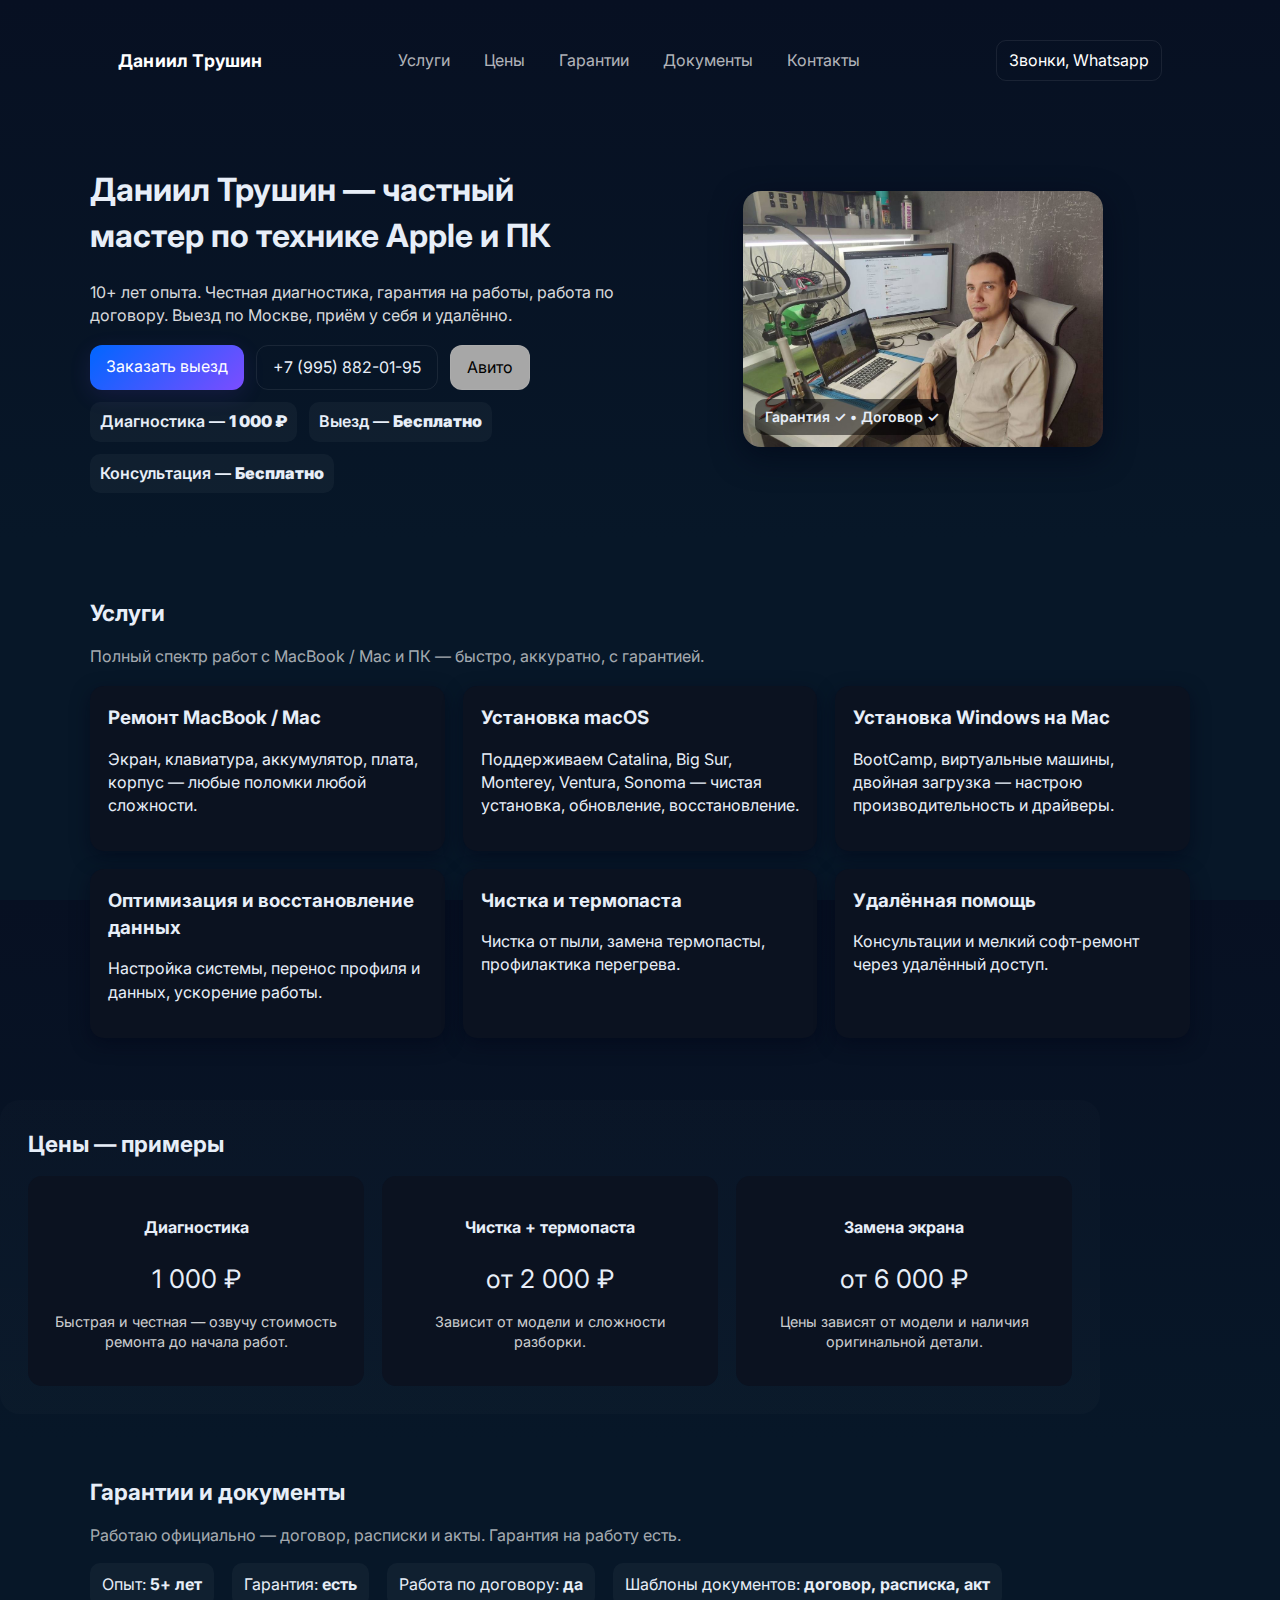
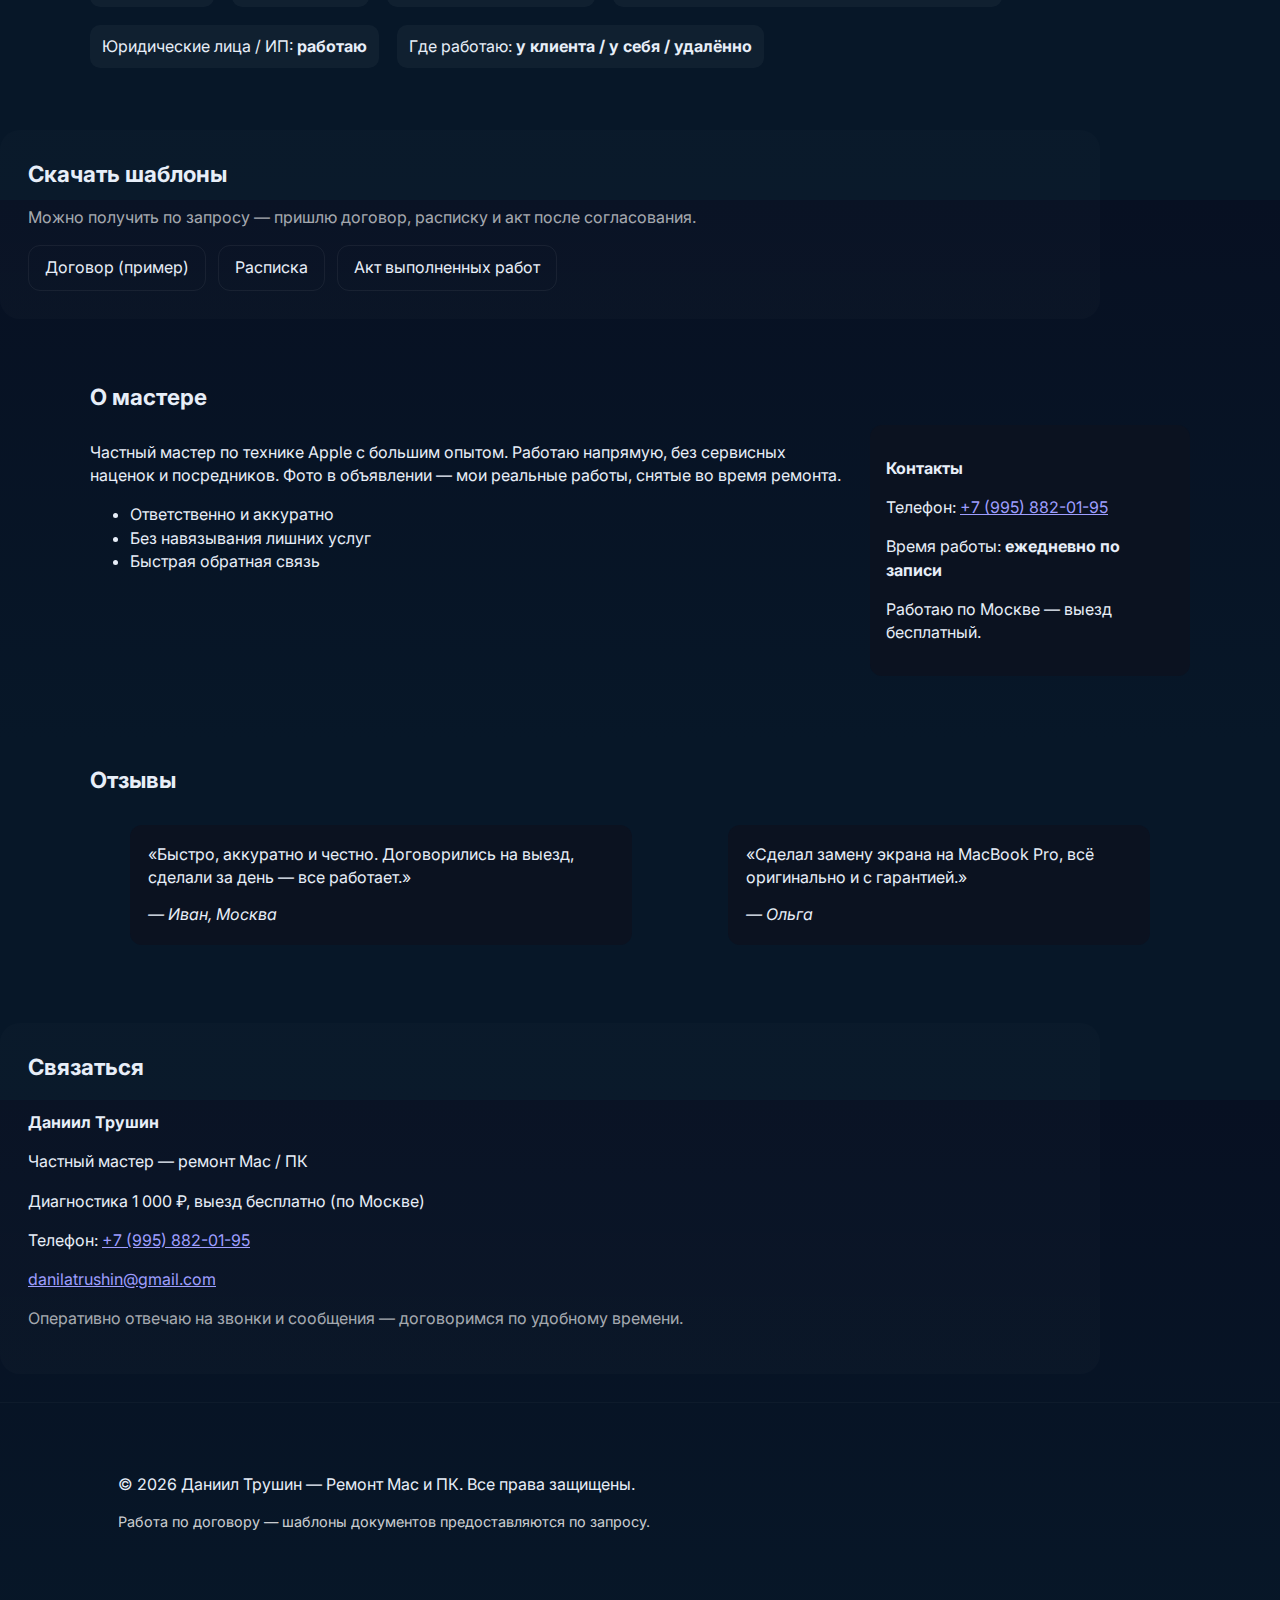
<file: index.html>
<!doctype html>
<html lang="ru">
<head>
  <meta charset="utf-8" />
  <meta name="viewport" content="width=device-width,initial-scale=1" />
 
  <link href="https://fonts.googleapis.com/css2?family=Inter:wght@400;600;700&display=swap" rel="stylesheet">
  <link rel="stylesheet" href="style.css">


  <meta name="keywords" content="
ремонт Apple на дому,
выездной мастер по Apple,
ремонт техники Apple дома,
диагностика Apple на месте,
ремонт iPhone на дому,
ремонт iPad на месте,
ремонт MacBook на дому,
ремонт Mac на выезде,
ремонт ПК дома,
ремонт ноутбуков на дому,
ремонт мониторов дома,
сервис Apple выезд,
мастер по ремонту Apple рядом,
ремонт ПК на дому с гарантией,
диагностика Apple на месте,
замена дисплея iPhone на дому,
замена аккумулятора iPhone на дому,
ремонт клавиатуры MacBook дома,
чистка ноутбука на месте,
замена SSD/HDD в ПК на дому,
обслуживание периферии дома,
восстановление данных у клиента дома,
установка и настройка macOS на месте,
установка Windows на ПК дома,
оригинальные запчасти Apple,
сертифицированные запчасти для Mac,
гарантия на ремонт Apple,
сервисное обслуживание на дому,
ремонт Apple в Москве и МО,
мастер Apple на Выезд в Москве и МО,
ремонт iPhone в доме в Москве и МО,
диагностика Apple на месте в Москве и МО,
ремонт ПК на дому в Москве и МО
">







  <link rel="icon" type="image/png" href="favicons/favicon-96x96.png" sizes="96x96" />
  <link rel="icon" type="image/svg+xml" href="favicons/favicon.svg" />
  <link rel="shortcut icon" href="favicons/favicon.ico" />
  <link rel="apple-touch-icon" sizes="180x180" href="favicons/apple-touch-icon.png" />
  <meta name="apple-mobile-web-app-title" content="PC master" />
  <link rel="manifest" href="favicons/site.webmanifest" />


  <!-- Primary Meta Tags -->
<title>Частный мастер по ремонту техники Apple и ПК | Выезд на дом</title>
<meta name="title" content="Частный мастер по ремонту техники Apple и ПК | Выезд на дом" />
<meta name="description" content="Частный мастер по ремонту техники Apple и ПК с выездом на дом. Быстрая диагностика, починка на месте или в мастерской, оригинальные запчасти и гарантия на работы. Обслуживание: iPhone, iPad, MacBook, Mac, ПК, ноутбуки и периферия." />

<!-- Open Graph / Facebook -->
<meta property="og:type" content="website" />
<meta property="og:url" content="https://massterpc.github.io/" />
<meta property="og:title" content="Частный мастер по ремонту техники Apple и ПК | Выезд на дом" />
<meta property="og:description" content="Частный мастер по ремонту техники Apple и ПК с выездом на дом. Быстрая диагностика, починка на месте или в мастерской, оригинальные запчасти и гарантия на работы. Обслуживание: iPhone, iPad, MacBook, Mac, ПК, ноутбуки и периферия." />
<meta property="og:image" content="https://massterpc.github.io/meta.png" />

<!-- X (Twitter) -->
<meta property="twitter:card" content="summary_large_image" />
<meta property="twitter:url" content="https://massterpc.github.io/" />
<meta property="twitter:title" content="Частный мастер по ремонту техники Apple и ПК | Выезд на дом" />
<meta property="twitter:description" content="Частный мастер по ремонту техники Apple и ПК с выездом на дом. Быстрая диагностика, починка на месте или в мастерской, оригинальные запчасти и гарантия на работы. Обслуживание: iPhone, iPad, MacBook, Mac, ПК, ноутбуки и периферия." />
<meta property="twitter:image" content="https://massterpc.github.io/meta.png" />

<!-- Meta Tags Generated with https://metatags.io -->










</head>
<body>
  <header class="site-header">
    <nav class="nav container">
      <a class="logo" href="#">Даниил Трушин</a>
      <button class="nav-toggle" id="navToggle" aria-label="Открыть меню">☰</button>
      <ul class="nav-links" id="navLinks">
        <li><a href="#services">Услуги</a></li>
        <li><a href="#prices">Цены</a></li>
        <li><a href="#guarantee">Гарантии</a></li>
        <li><a href="#docs">Документы</a></li>
        <li><a href="#contacts">Контакты</a></li>
      </ul>
      <a class="call-btn" href="tel:+79958820195">Звонки, Whatsapp</a>
    </nav>

    <section class="hero container" id="home">
      <div class="hero-left">
        <h1>Даниил Трушин — частный мастер по технике Apple и ПК</h1>
        <p class="lead">
          10+ лет опыта. Честная диагностика, гарантия на работы, работа по договору. Выезд по Москве, приём у себя и удалённо.
        </p>
        <div class="hero-cta">
          <a class="btn primary" href="#contacts">Заказать выезд</a>
          <a class="btn ghost" id="whatsBtn" href="#contacts">+7 (995) 882-01-95</a>
          <a class="btn " style="
  color: black;
  background-color: rgb(167, 167, 167);
" href="https://www.avito.ru/user/fc061a1787567095d3f8c89a3a4606bc/profile/all?src=messenger&page_from=from_u2u_messenger&sellerId=fc061a1787567095d3f8c89a3a4606bc">Авито</a>
        </div>

        <ul class="quick-info">
          <li>Диагностика — <strong>1 000 ₽</strong></li>
          <li>Выезд — <strong>Бесплатно</strong></li>
          <li>Консультация — <strong>Бесплатно</strong></li>
        </ul>
      </div>

      <div class="hero-right" aria-hidden="false">
        <!-- Используй своё фото или примеры работ вместо placeholder -->
        <div class="hero-card">
          <img src="main.jpg" alt="Ремонт ноутбука — фото работ">
          <div class="badge">Гарантия ✓ • Договор ✓</div>
        </div>
      </div>
    </section>
  </header>

  <main>
    <section id="services" class="section container">
      <h2>Услуги</h2>
      <p class="muted">Полный спектр работ с MacBook / Mac и ПК — быстро, аккуратно, с гарантией.</p>

      <div class="services-grid">
        <article class="service">
          <h3>Ремонт MacBook / Mac</h3>
          <p>Экран, клавиатура, аккумулятор, плата, корпус — любые поломки любой сложности.</p>
        </article>

        <article class="service">
          <h3>Установка macOS</h3>
          <p>Поддерживаем Catalina, Big Sur, Monterey, Ventura, Sonoma — чистая установка, обновление, восстановление.</p>
        </article>

        <article class="service">
          <h3>Установка Windows на Mac</h3>
          <p>BootCamp, виртуальные машины, двойная загрузка — настрою производительность и драйверы.</p>
        </article>

        <article class="service">
          <h3>Оптимизация и восстановление данных</h3>
          <p>Настройка системы, перенос профиля и данных, ускорение работы.</p>
        </article>

        <article class="service">
          <h3>Чистка и термопаста</h3>
          <p>Чистка от пыли, замена термопасты, профилактика перегрева.</p>
        </article>

        <article class="service">
          <h3>Удалённая помощь</h3>
          <p>Консультации и мелкий софт-ремонт через удалённый доступ.</p>
        </article>
      </div>
    </section>

    <section id="prices" class="section alt container">
      <h2>Цены — примеры</h2>
      <div class="price-grid">
        <div class="price-card">
          <h4>Диагностика</h4>
          <p class="price">1 000 ₽</p>
          <p class="small">Быстрая и честная — озвучу стоимость ремонта до начала работ.</p>
        </div>
        <div class="price-card">
          <h4>Чистка + термопаста</h4>
          <p class="price">от 2 000 ₽</p>
          <p class="small">Зависит от модели и сложности разборки.</p>
        </div>
        <div class="price-card">
          <h4>Замена экрана</h4>
          <p class="price">от 6 000 ₽</p>
          <p class="small">Цены зависят от модели и наличия оригинальной детали.</p>
        </div>
      </div>
    </section>

    <section id="guarantee" class="section container">
      <h2>Гарантии и документы</h2>
      <p class="muted">Работаю официально — договор, расписки и акты. Гарантия на работу есть.</p>

      <ul class="features">
        <li>Опыт: <strong>5+ лет</strong></li>
        <li>Гарантия: <strong>есть</strong></li>
        <li>Работа по договору: <strong>да</strong></li>
        <li>Шаблоны документов: <strong>договор, расписка, акт</strong></li>
        <li>Юридические лица / ИП: <strong>работаю</strong></li>
        <li>Где работаю: <strong>у клиента / у себя / удалённо</strong></li>
      </ul>
    </section>

    <section id="docs" class="section alt container">
      <h2>Скачать шаблоны</h2>
      <p class="muted">Можно получить по запросу — пришлю договор, расписку и акт после согласования.</p>
      <div class="doc-buttons">
        <a class="btn" href="service.docx" onclick="alert('Шаблон  успешно скачан')">Договор (пример)</a>
        <a class="btn" href="receipt.docx" onclick="alert('Шаблон  успешно скачан')">Расписка</a>
        <a class="btn" href="act.docx" onclick="alert('Шаблон  успешно скачан')">Акт выполненных работ</a>
      </div>
    </section>

    <section id="about" class="section container">
      <h2>О мастере</h2>
      <div class="about-grid">
        <div>
          <p>Частный мастер по технике Apple с большим опытом. Работаю напрямую, без сервисных наценок и посредников. Фото в объявлении — мои реальные работы, снятые во время ремонта.</p>
          <ul>
            <li>Ответственно и аккуратно</li>
            <li>Без навязывания лишних услуг</li>
            <li>Быстрая обратная связь</li>
          </ul>
        </div>
        <div class="small-card">
          <p><strong>Контакты</strong></p>
          <p>Телефон: <a href="tel:+79958820195">+7 (995) 882-01-95</a></p>
          <p>Время работы: <strong>ежедневно по записи</strong></p>
          <p>Работаю по Москве — выезд бесплатный.</p>
        </div>
      </div>
    </section>

    <section id="testimonials" class="section container">
      <h2>Отзывы</h2>
      <div class="test-grid">
        <blockquote class="test">
          «Быстро, аккуратно и честно. Договорились на выезд, сделали за день — все работает.»
          <cite>— Иван, Москва</cite>
        </blockquote>
        <blockquote class="test">
          «Сделал замену экрана на MacBook Pro, всё оригинально и с гарантией.»
          <cite>— Ольга</cite>
        </blockquote>
      </div>
    </section>

    <section id="contacts" class="section alt container contact-section">
      <h2>Связаться</h2>
      <div class="contact-grid">
       

        <div class="contact-info">
          <p><strong>Даниил Трушин</strong></p>
          <p>Частный мастер — ремонт Mac / ПК</p>
          <p>Диагностика 1 000 ₽, выезд бесплатно (по Москве)</p>
          <p>Телефон: <a href="tel:+79958820195">+7 (995) 882-01-95</a></p>
          <p><a href="mailto:danilatrushin@gmail.com">danilatrushin@gmail.com</a></p>
          <p class="muted">Оперативно отвечаю на звонки и сообщения — договоримся по удобному времени.</p>
        </div>
      </div>
    </section>
  </main>

  <footer class="site-footer">
    <div class="container">
      <p>© <span id="year"></span> Даниил Трушин — Ремонт Mac и ПК. Все права защищены.</p>
      <p class="small muted">Работа по договору — шаблоны документов предоставляются по запросу.</p>
    </div>
  </footer>

  <script src="script.js"></script>
</body>
</html>
</file>
<file: style.css>
:root{
  --bg: #0f1724;
  --card: #0b1220;
  --accent: linear-gradient(135deg,#0066ff 0%, #7c4dff 100%);
  --glass: rgba(255,255,255,0.04);
  --muted: rgba(255,255,255,0.7);
  --radius: 14px;
  --container-width: 1100px;
  --gap: 24px;
  font-family: "Inter",system-ui,-apple-system,"Segoe UI",Roboto,"Helvetica Neue",Arial;
  color-scheme: dark;
}

*{box-sizing:border-box}
html,body{height:100%}
body{
  margin:0;
  background: linear-gradient(180deg,#071022 0%, #071728 60%);
  color:#e7eef8;
  -webkit-font-smoothing:antialiased;
  -moz-osx-font-smoothing:grayscale;
  line-height:1.45;
  font-size:16px;
}

/* container */
.container{
  max-width:var(--container-width);
  margin:0 auto;
  padding:28px;
}

/* header/nav */
.site-header{padding:12px 0 0}
.nav{
  display:flex;
  gap:12px;
  align-items:center;
  justify-content:space-between;
}

.logo{
  font-weight:700;
  letter-spacing:0.2px;
  color: #fff;
  text-decoration:none;
  font-size:1.1rem;
}
.nav-links{
  display:flex;
  gap:18px;
  list-style:none;
  margin:0;
  padding:0;
  align-items:center;
}
.nav-links a{color:var(--muted); text-decoration:none; padding:8px; border-radius:8px}
.nav-links a:hover{color:#fff; background:var(--glass)}
.call-btn{background:transparent; border:1px solid rgba(255,255,255,0.08); padding:8px 12px; border-radius:10px; text-decoration:none; color:#fff}

/* hamburger mobile */
.nav-toggle{display:none; background:none; border:none; font-size:20px; color:#fff}
@media (max-width:900px){
  .nav-links{position:absolute; right:12px; top:64px; background:rgba(3,6,12,0.7); padding:12px; border-radius:12px; flex-direction:column; display:none}
  .nav-toggle{display:block}
  .nav-links.show{display:flex}
}

/* hero */
.hero{display:flex; gap:32px; align-items:center; padding:36px 0 60px}
.hero-left{flex:1}
.hero-right{flex:1; display:flex; justify-content:center}
.lead{color:rgba(255,255,255,0.85); margin-top:8px}
.hero-card{
  width:360px; border-radius:18px; overflow:hidden; box-shadow:0 10px 30px rgba(2,6,23,0.6);
  background:linear-gradient(180deg, rgba(255,255,255,0.03), rgba(255,255,255,0.02));
  position:relative;
}
.hero-card img{display:block; width:100%; height:100%; object-fit:cover}
.badge{position:absolute; left:12px; bottom:12px; background:rgba(0,0,0,0.5); padding:8px 10px; border-radius:10px; font-weight:600; font-size:14px}

/* buttons */
.btn{display:inline-block; text-decoration:none; padding:10px 16px; border-radius:12px; border:1px solid rgba(255,255,255,0.06); background:transparent; color: #e7eef8}
.btn.primary{background:var(--accent); color:white; border:none; box-shadow:0 6px 22px rgba(124,77,255,0.12)}
.btn.ghost{background:transparent; border:1px solid rgba(255,255,255,0.08)}
.hero-cta{margin-top:18px; display:flex; gap:12px}
.quick-info{display:flex; gap:12px; list-style:none; padding:12px 0 0; margin:0; flex-wrap: wrap;}
.quick-info li{background:var(--glass); padding:8px 10px; border-radius:10px; font-weight:600}

/* sections */
.section{padding:44px 0}
.section.alt{background: linear-gradient(180deg, rgba(255,255,255,0.01), rgba(255,255,255,0.015)); border-radius:20px; margin:18px 0; padding:28px}
h2{margin:0 0 12px; font-size:1.4rem}
.muted{color:rgba(255,255,255,0.65)}
.small{font-size:0.9rem; color:rgba(255,255,255,0.8)}

/* services grid */
.services-grid{display:grid; grid-template-columns:repeat(3,1fr); gap:18px; margin-top:18px}
.service{background:var(--card); padding:18px; border-radius:14px; box-shadow:0 6px 18px rgba(2,6,23,0.5)}
.service h3{margin:0 0 8px}
@media (max-width:900px){
  .services-grid{grid-template-columns:repeat(2,1fr)}
}
@media (max-width:600px){
  .hero{flex-direction:column}
  .services-grid{grid-template-columns:1fr}
}

/* prices */
.price-grid{display:flex; gap:18px; margin-top:16px}
.price-card{flex:1; background:var(--card); padding:18px; border-radius:14px; text-align:center}
.price{font-size:1.6rem; margin:8px 0}

/* features */
.features{display:flex; gap:18px; list-style:none; padding:0; margin:12px 0 0; flex-wrap: wrap;}
.features li{background:var(--glass); padding:10px 12px; border-radius:10px}

/* docs */
.doc-buttons{display:flex; gap:12px; flex-wrap: wrap;}

/* about */
.about-grid{display:grid; grid-template-columns:1fr 320px; gap:20px; align-items:start}
.small-card{background:var(--card); padding:16px; border-radius:12px}

/* testimonials */
.test-grid{display:flex; gap:16px; margin-top:12px}
.test{background:var(--card); padding:18px; border-radius:12px; min-height:120px; display:flex; flex-direction:column; justify-content:space-between}

/* contact */
.contact-grid{display:grid; grid-template-columns:1fr 360px; gap:20px}
.contact-form{background:var(--card); padding:18px; border-radius:12px; display:flex; flex-direction:column; gap:10px}
.contact-form label{display:flex; flex-direction:column; font-size:0.95rem}
.contact-form input, .contact-form textarea{margin-top:6px; padding:10px; border-radius:8px; border:1px solid rgba(255,255,255,0.06); background:transparent; color:inherit}
.form-actions{display:flex; gap:12px; margin-top:6px; align-items:center}

/* footer */
.site-footer{padding:26px 0; border-top:1px solid rgba(255,255,255,0.03); margin-top:28px}
.small{font-size:.9rem}

/* responsive tweaks */
@media (max-width:1100px){
  .container{padding:20px}
}
@media (max-width:900px){
  .price-grid{flex-direction:column}
  .about-grid{grid-template-columns:1fr}
  .contact-grid{grid-template-columns:1fr}
  .test-grid{flex-direction:column}
  
}
</file>
